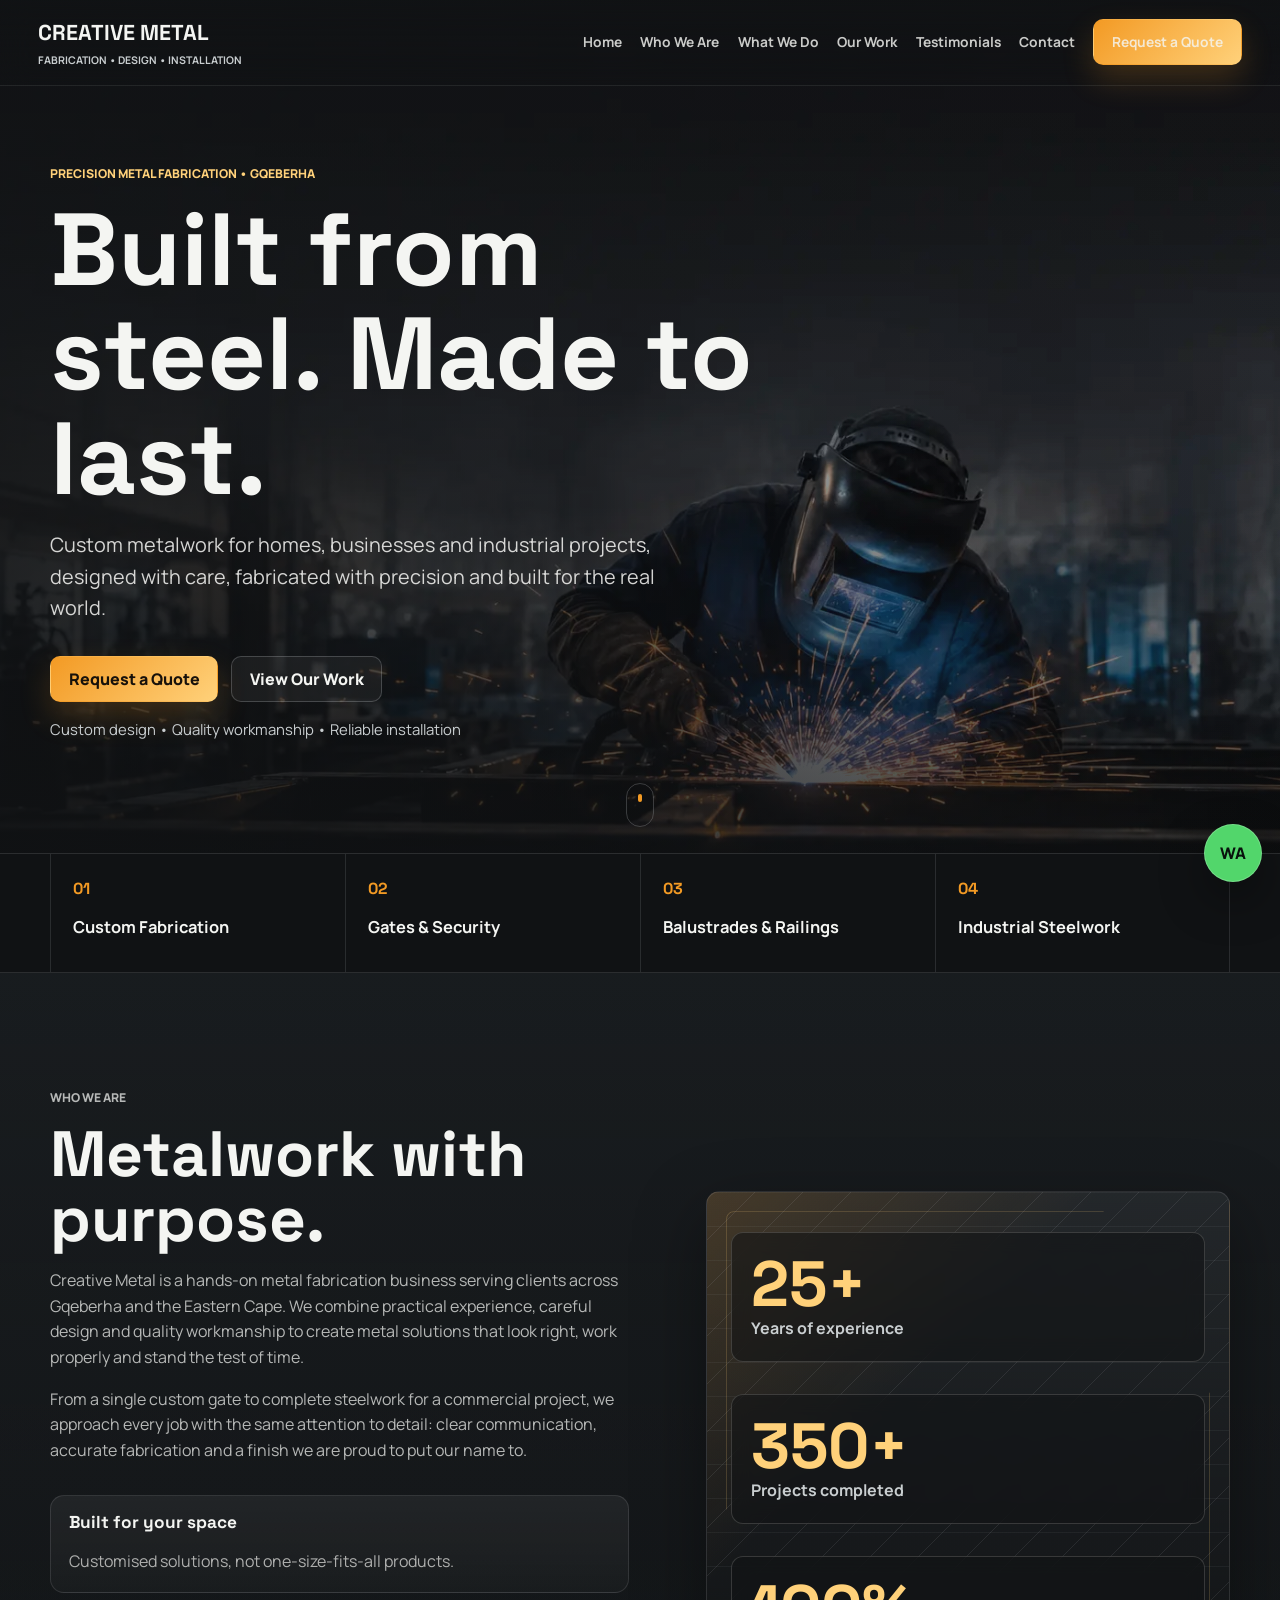
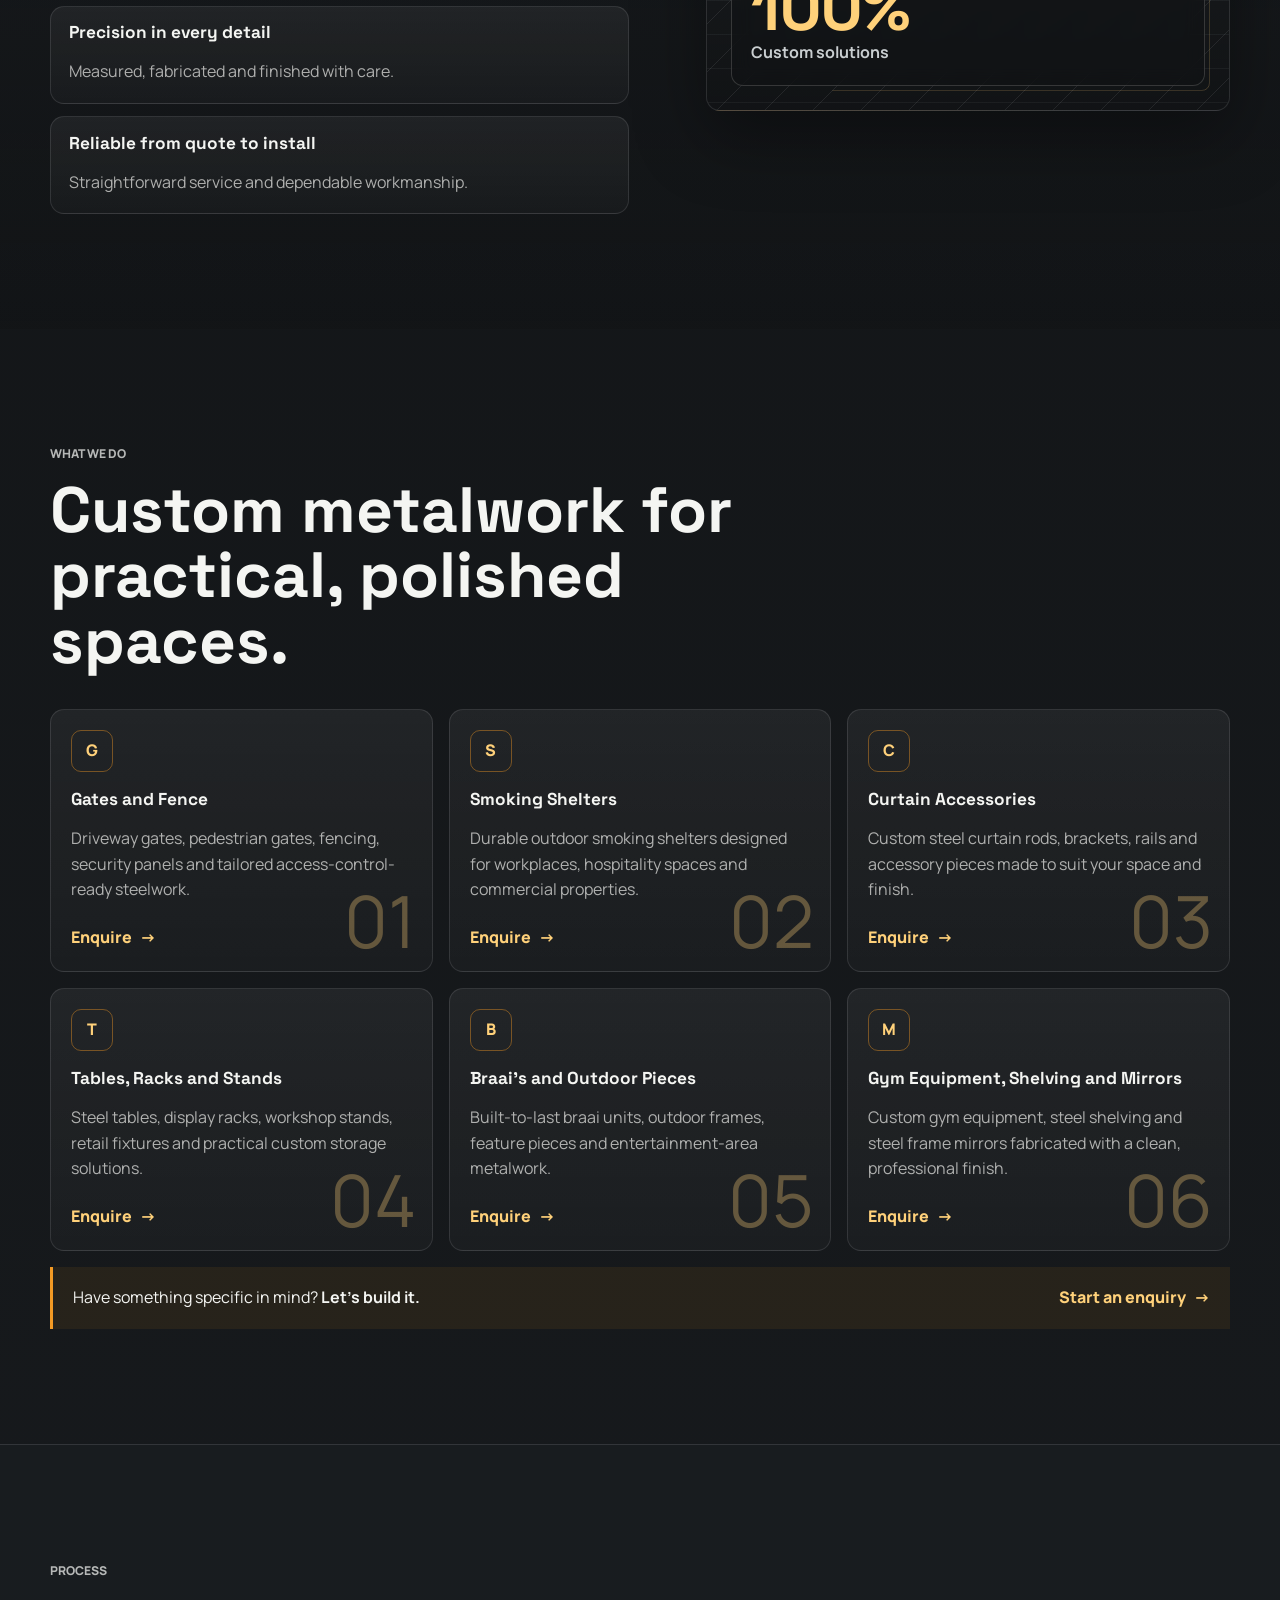
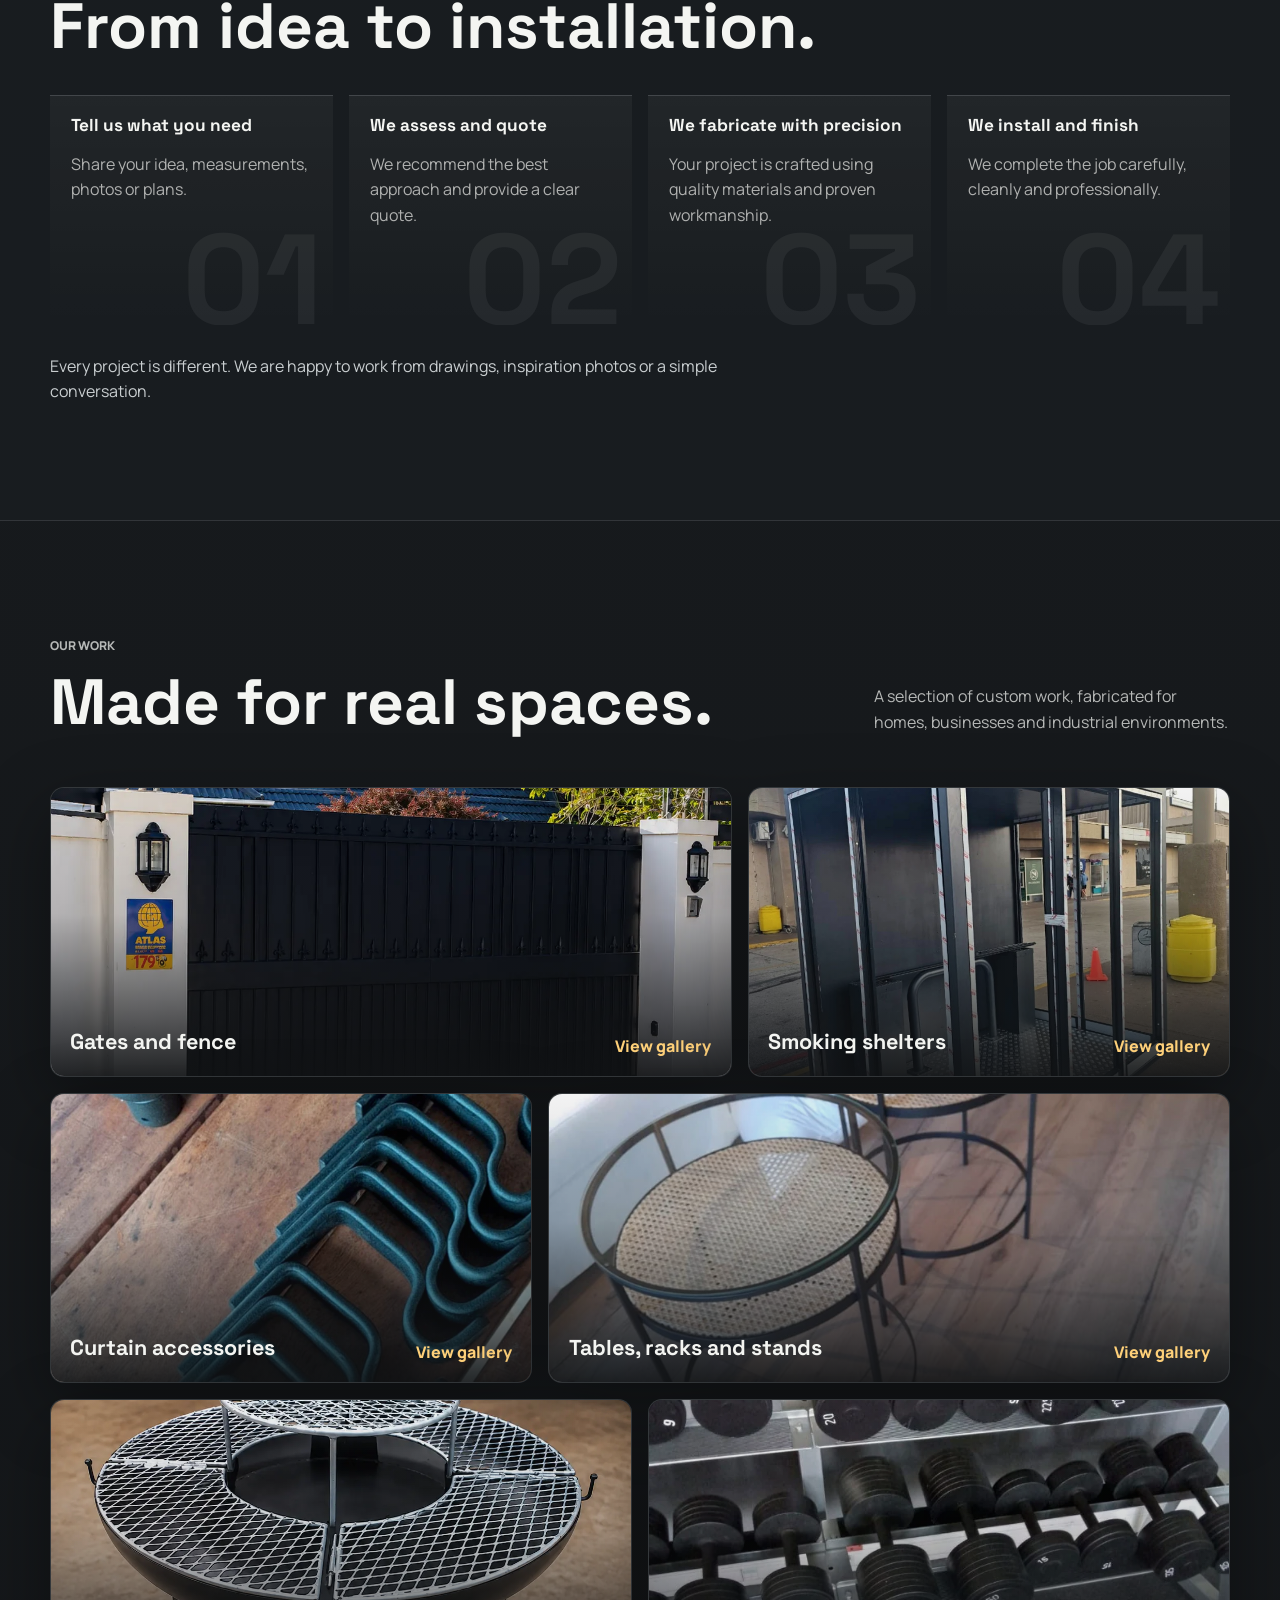
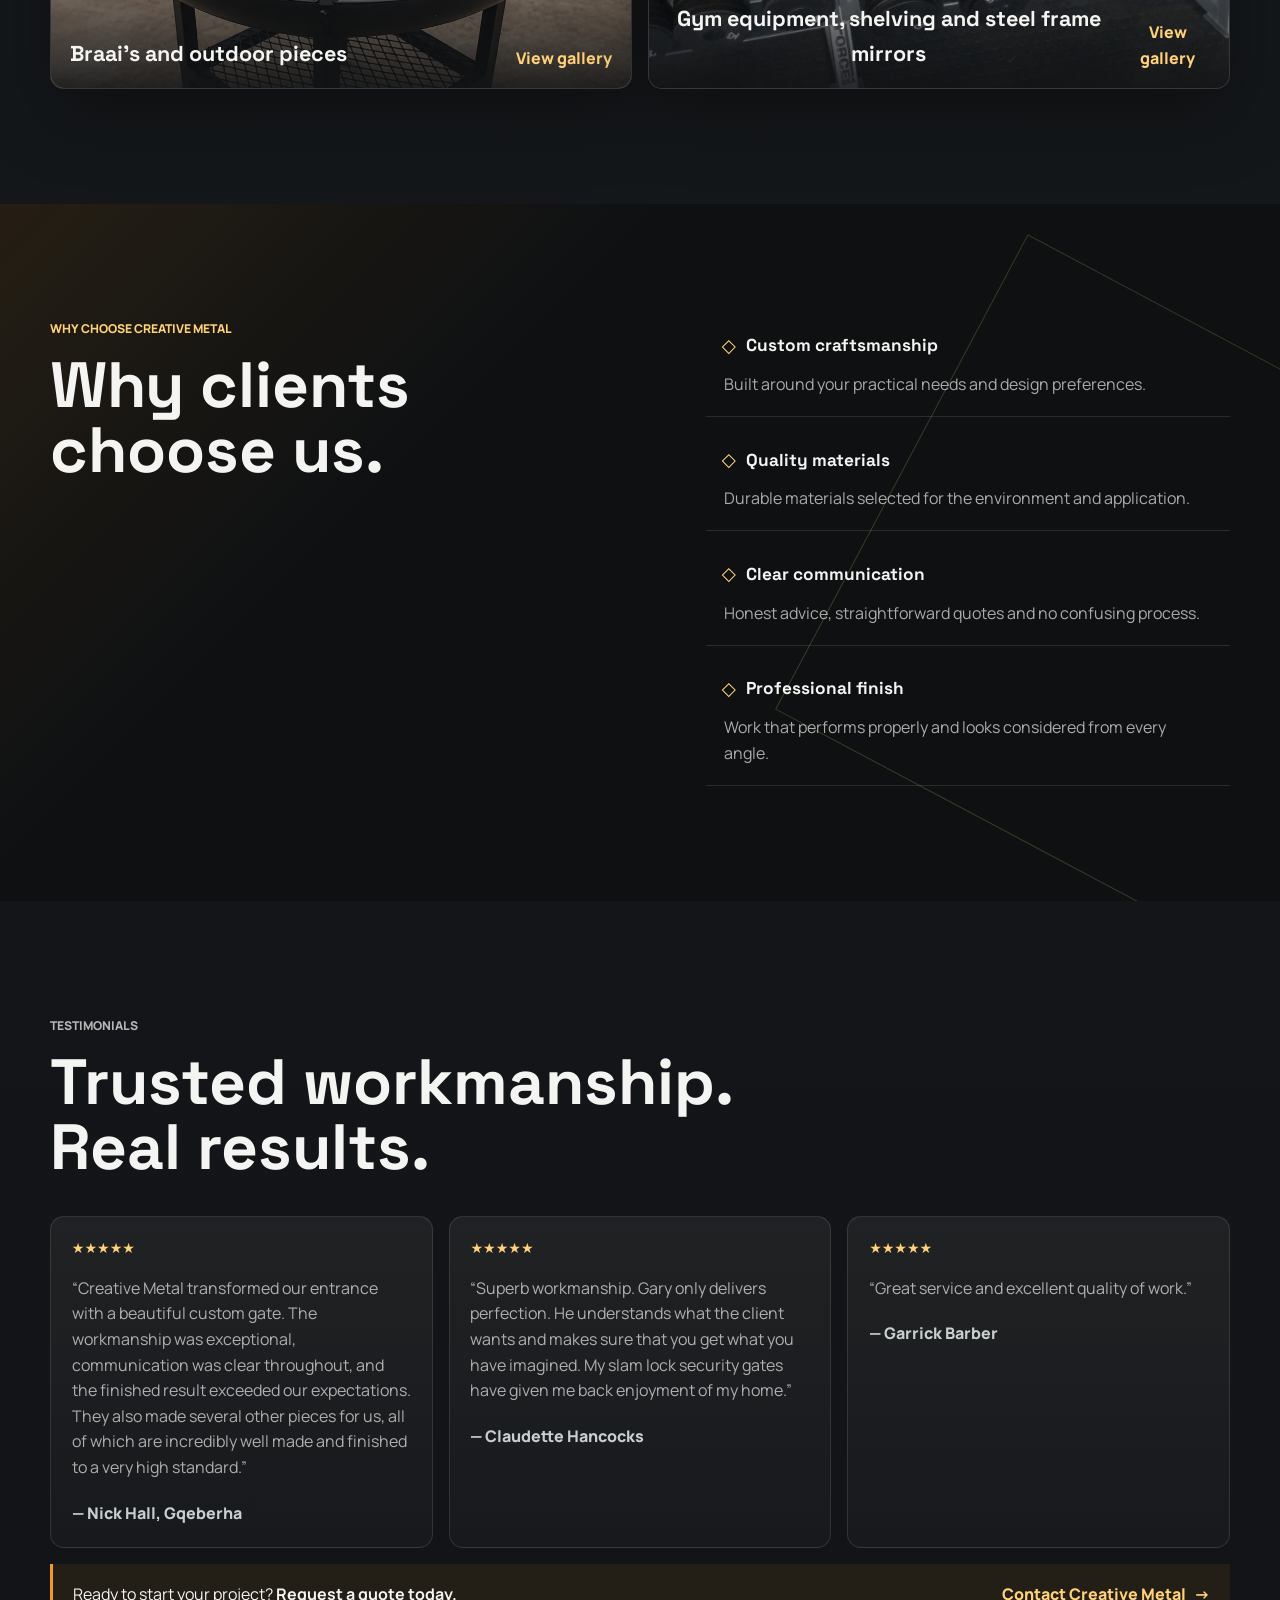
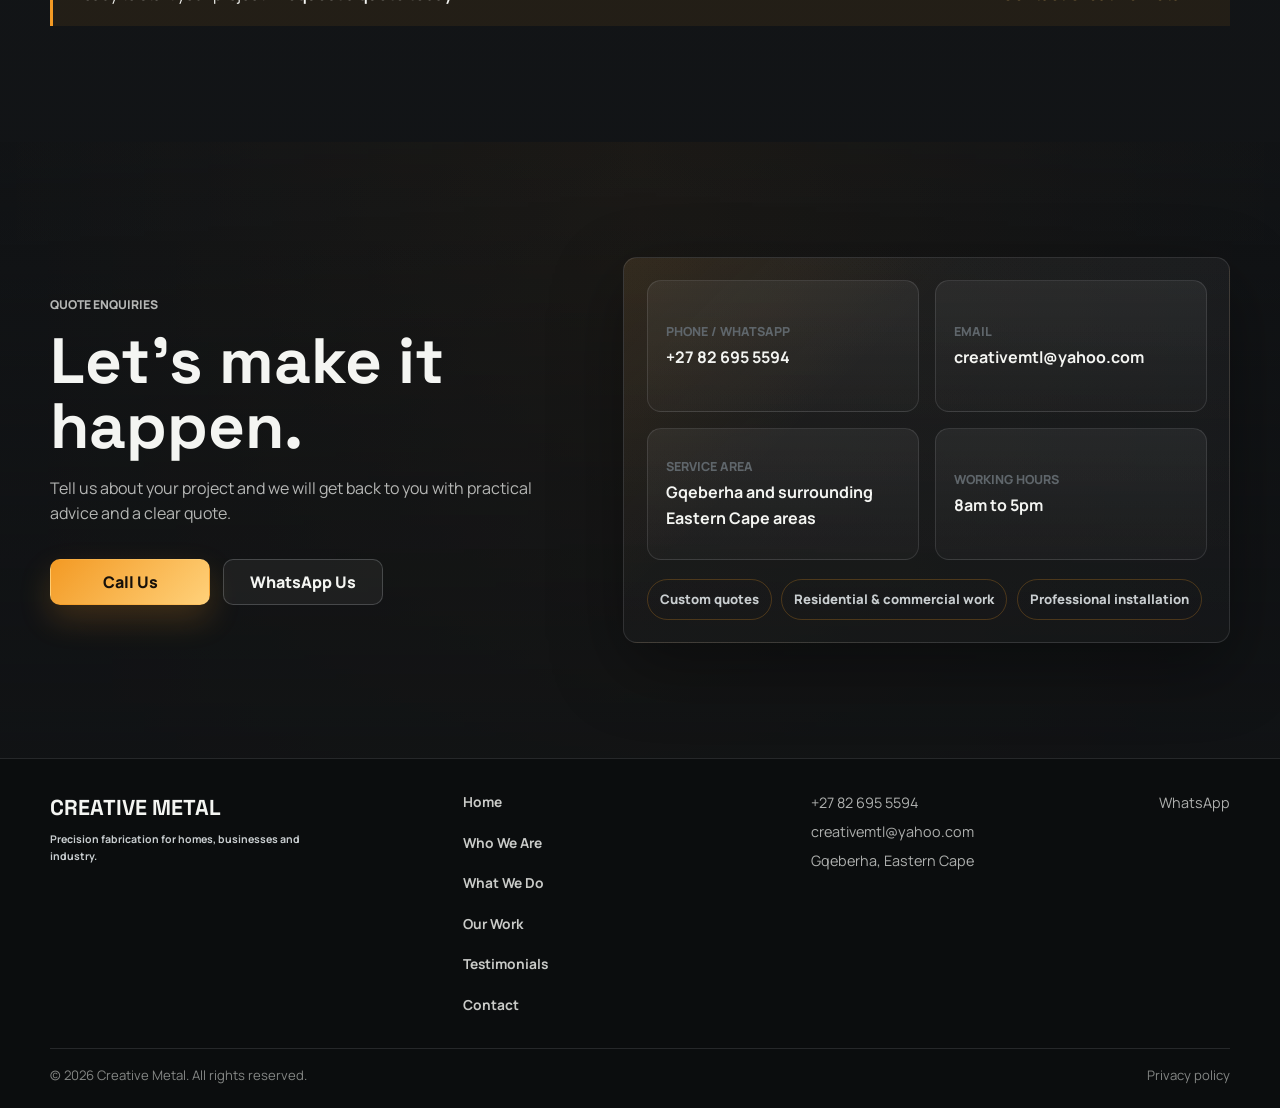
<file: index.html>
<!doctype html>
<html lang="en-ZA">
  <head>
    <meta charset="utf-8" />
    <meta name="viewport" content="width=device-width, initial-scale=1" />
    <title>Creative Metal | Custom Metal Fabrication in Gqeberha</title>
    <meta
      name="description"
      content="Creative Metal provides custom gates, railings, security solutions, steelwork and fabrication services in Gqeberha and the Eastern Cape."
    />
    <meta name="theme-color" content="#111315" />
    <meta name="robots" content="index, follow" />
    <link rel="canonical" href="https://creativemetal.co.za/" />
    <meta property="og:type" content="website" />
    <meta property="og:url" content="https://creativemetal.co.za/" />
    <meta property="og:title" content="Creative Metal | Custom Metal Fabrication in Gqeberha" />
    <meta
      property="og:description"
      content="Custom gates, balustrades, security solutions, steel fabrication and installation across Gqeberha and the Eastern Cape."
    />
    <meta property="og:image" content="https://creativemetal.co.za/images/welder_metal_fabrication.webp" />
    <meta name="twitter:card" content="summary_large_image" />
    <link rel="preload" as="image" href="images/welder_metal_fabrication.webp" />
    <link rel="preconnect" href="https://fonts.googleapis.com" />
    <link rel="preconnect" href="https://fonts.gstatic.com" crossorigin />
    <link
      href="https://fonts.googleapis.com/css2?family=Manrope:wght@400;500;600;700;800&family=Space+Grotesk:wght@500;600;700&display=swap"
      rel="stylesheet"
    />
    <link rel="stylesheet" href="styles.css" />
    <script type="application/ld+json">
      {
        "@context": "https://schema.org",
        "@type": "LocalBusiness",
        "name": "Creative Metal",
        "url": "https://creativemetal.co.za/",
        "image": "https://creativemetal.co.za/images/welder_metal_fabrication.webp",
        "telephone": "+27 82 695 5594",
        "email": "creativemtl@yahoo.com",
        "address": {
          "@type": "PostalAddress",
          "addressLocality": "Gqeberha",
          "addressRegion": "Eastern Cape",
          "addressCountry": "ZA"
        },
        "areaServed": ["Gqeberha", "Eastern Cape"],
        "description": "Custom metal fabrication, gates, balustrades, security solutions, industrial steelwork and installation."
      }
    </script>
  </head>
  <body>
    <a class="skip-link" href="#main">Skip to content</a>

    <header class="site-header" data-header>
      <a class="brand" href="#home" aria-label="Creative Metal home">
        <span class="brand__name">Creative Metal</span>
        <span class="brand__tag">Fabrication • Design • Installation</span>
      </a>

      <button class="nav-toggle" type="button" aria-expanded="false" aria-controls="site-nav" data-nav-toggle>
        <span class="nav-toggle__line"></span>
        <span class="sr-only">Menu</span>
      </button>

      <nav class="site-nav" id="site-nav" aria-label="Primary navigation" data-nav></nav>
    </header>

    <main id="main">
      <section class="hero" id="home" aria-label="Creative Metal introduction">
        <div class="hero__media" aria-hidden="true"></div>
        <div class="hero__overlay" aria-hidden="true"></div>
        <div class="container hero__content reveal">
          <p class="eyebrow">Precision Metal Fabrication • Gqeberha</p>
          <h1>Built from steel. Made to last.</h1>
          <p class="hero__text">
            Custom metalwork for homes, businesses and industrial projects, designed with care,
            fabricated with precision and built for the real world.
          </p>
          <div class="hero__actions">
            <a class="button button--primary" href="#contact">Request a Quote</a>
            <a class="button button--ghost" href="#work">View Our Work</a>
          </div>
          <p class="trust-line">Custom design • Quality workmanship • Reliable installation</p>
        </div>
        <a class="scroll-cue" href="#capabilities" aria-label="Scroll to capabilities">
          <span></span>
        </a>
      </section>

      <section class="capability-strip" id="capabilities" aria-label="Core capabilities">
        <div class="container capability-grid" data-capabilities></div>
      </section>

      <section class="section section--split" id="who-we-are">
        <div class="container split">
          <div class="split__copy reveal">
            <p class="section-kicker">Who We Are</p>
            <h2>Metalwork with purpose.</h2>
            <p>
              Creative Metal is a hands-on metal fabrication business serving clients across
              Gqeberha and the Eastern Cape. We combine practical experience, careful design and
              quality workmanship to create metal solutions that look right, work properly and
              stand the test of time.
            </p>
            <p>
              From a single custom gate to complete steelwork for a commercial project, we approach
              every job with the same attention to detail: clear communication, accurate fabrication
              and a finish we are proud to put our name to.
            </p>
            <div class="value-grid">
              <article>
                <h3>Built for your space</h3>
                <p>Customised solutions, not one-size-fits-all products.</p>
              </article>
              <article>
                <h3>Precision in every detail</h3>
                <p>Measured, fabricated and finished with care.</p>
              </article>
              <article>
                <h3>Reliable from quote to install</h3>
                <p>Straightforward service and dependable workmanship.</p>
              </article>
            </div>
          </div>
          <div class="workshop-panel reveal" aria-label="Editable business statistics">
            <div class="workshop-panel__grid" aria-hidden="true"></div>
            <div class="stat">
              <strong>25+</strong>
              <span>Years of experience</span>
            </div>
            <div class="stat">
              <strong>350+</strong>
              <span>Projects completed</span>
            </div>
            <div class="stat">
              <strong>100%</strong>
              <span>Custom solutions</span>
            </div>
          </div>
        </div>
      </section>

      <section class="section" id="services">
        <div class="container">
          <div class="section-head reveal">
            <p class="section-kicker">What We Do</p>
            <h2>Custom metalwork for practical, polished spaces.</h2>
          </div>
          <div class="service-grid" data-services></div>
          <div class="inline-cta reveal">
            <p>Have something specific in mind? <strong>Let’s build it.</strong></p>
            <a href="#contact" class="text-link">Start an enquiry</a>
          </div>
        </div>
      </section>

      <section class="section process-section" id="process">
        <div class="container">
          <div class="section-head reveal">
            <p class="section-kicker">Process</p>
            <h2>From idea to installation.</h2>
          </div>
          <div class="process-grid" data-process></div>
          <p class="process-note reveal">
            Every project is different. We are happy to work from drawings, inspiration photos or a
            simple conversation.
          </p>
        </div>
      </section>

      <section class="section" id="work">
        <div class="container">
          <div class="section-head section-head--row reveal">
            <div>
              <p class="section-kicker">Our Work</p>
              <h2>Made for real spaces.</h2>
            </div>
            <p>
              A selection of custom work, fabricated for homes, businesses and industrial
              environments.
            </p>
          </div>
          <div class="gallery-grid" data-gallery></div>
        </div>
      </section>

      <section class="section choice-section" id="why">
        <div class="container choice-layout">
          <div class="reveal">
            <p class="section-kicker">Why Choose Creative Metal</p>
            <h2>Why clients choose us.</h2>
          </div>
          <div class="choice-grid" data-choices></div>
        </div>
      </section>

      <section class="section" id="testimonials">
        <div class="container">
          <div class="section-head reveal">
            <p class="section-kicker">Testimonials</p>
            <h2>Trusted workmanship. Real results.</h2>
          </div>
          <div class="testimonial-grid" data-testimonials></div>
          <div class="inline-cta reveal">
            <p>Ready to start your project? <strong>Request a quote today.</strong></p>
            <a href="#contact" class="text-link">Contact Creative Metal</a>
          </div>
        </div>
      </section>

      <section class="section contact-section" id="contact">
        <div class="container contact-layout">
          <div class="contact-copy reveal">
            <p class="section-kicker">Quote Enquiries</p>
            <h2>Let’s make it happen.</h2>
            <p>
              Tell us about your project and we will get back to you with practical advice and a
              clear quote.
            </p>
            <div class="contact-actions">
              <a class="button button--primary" href="tel:+27826955594">Call Us</a>
              <a
                class="button button--ghost"
                href="https://wa.me/27826955594?text=Hi%20Creative%20Metal%2C%20I%20would%20like%20a%20quote%20for%20a%20metal%20fabrication%20project."
              >
                WhatsApp Us
              </a>
            </div>
          </div>

          <div class="contact-details reveal">
            <div class="contact-cards">
              <a href="tel:+27826955594">
                <span>Phone / WhatsApp</span>
                <strong>+27 82 695 5594</strong>
              </a>
              <a href="mailto:creativemtl@yahoo.com">
                <span>Email</span>
                <strong>creativemtl@yahoo.com</strong>
              </a>
              <div>
                <span>Service area</span>
                <strong>Gqeberha and surrounding Eastern Cape areas</strong>
              </div>
              <div>
                <span>Working hours</span>
                <strong>8am to 5pm</strong>
              </div>
            </div>
            <div class="reassurance" aria-label="Project reassurance">
              <span>Custom quotes</span>
              <span>Residential & commercial work</span>
              <span>Professional installation</span>
            </div>
          </div>
        </div>
      </section>
    </main>

    <footer class="site-footer">
      <div class="container footer-layout">
        <div>
          <a class="brand brand--footer" href="#home">
            <span class="brand__name">Creative Metal</span>
            <span class="brand__tag">Precision fabrication for homes, businesses and industry.</span>
          </a>
        </div>
        <nav aria-label="Footer navigation" data-footer-nav></nav>
        <div class="footer-contact">
          <a href="tel:+27826955594">+27 82 695 5594</a>
          <a href="mailto:creativemtl@yahoo.com">creativemtl@yahoo.com</a>
          <span>Gqeberha, Eastern Cape</span>
        </div>
        <div class="social-links" aria-label="Social links">
          <a href="https://wa.me/27826955594?text=Hi%20Creative%20Metal%2C%20I%20would%20like%20a%20quote%20for%20a%20metal%20fabrication%20project.">WhatsApp</a>
        </div>
      </div>
      <div class="container footer-bottom">
        <span>© 2026 Creative Metal. All rights reserved.</span>
        <a href="privacy-policy/">Privacy policy</a>
      </div>
    </footer>

    <a
      class="whatsapp-float"
      href="https://wa.me/27826955594?text=Hi%20Creative%20Metal%2C%20I%20would%20like%20a%20quote%20for%20a%20metal%20fabrication%20project."
      aria-label="WhatsApp Creative Metal"
    >
      WA
    </a>

    <dialog class="lightbox" data-lightbox aria-label="Project image preview">
      <button class="lightbox__close" type="button" data-lightbox-close aria-label="Close preview">×</button>
      <div class="lightbox__art" data-lightbox-art></div>
      <div class="lightbox__thumbs" data-lightbox-thumbs aria-label="Project gallery thumbnails"></div>
      <p data-lightbox-caption></p>
    </dialog>

    <script src="script.js" defer></script>
  </body>
</html>
</file>
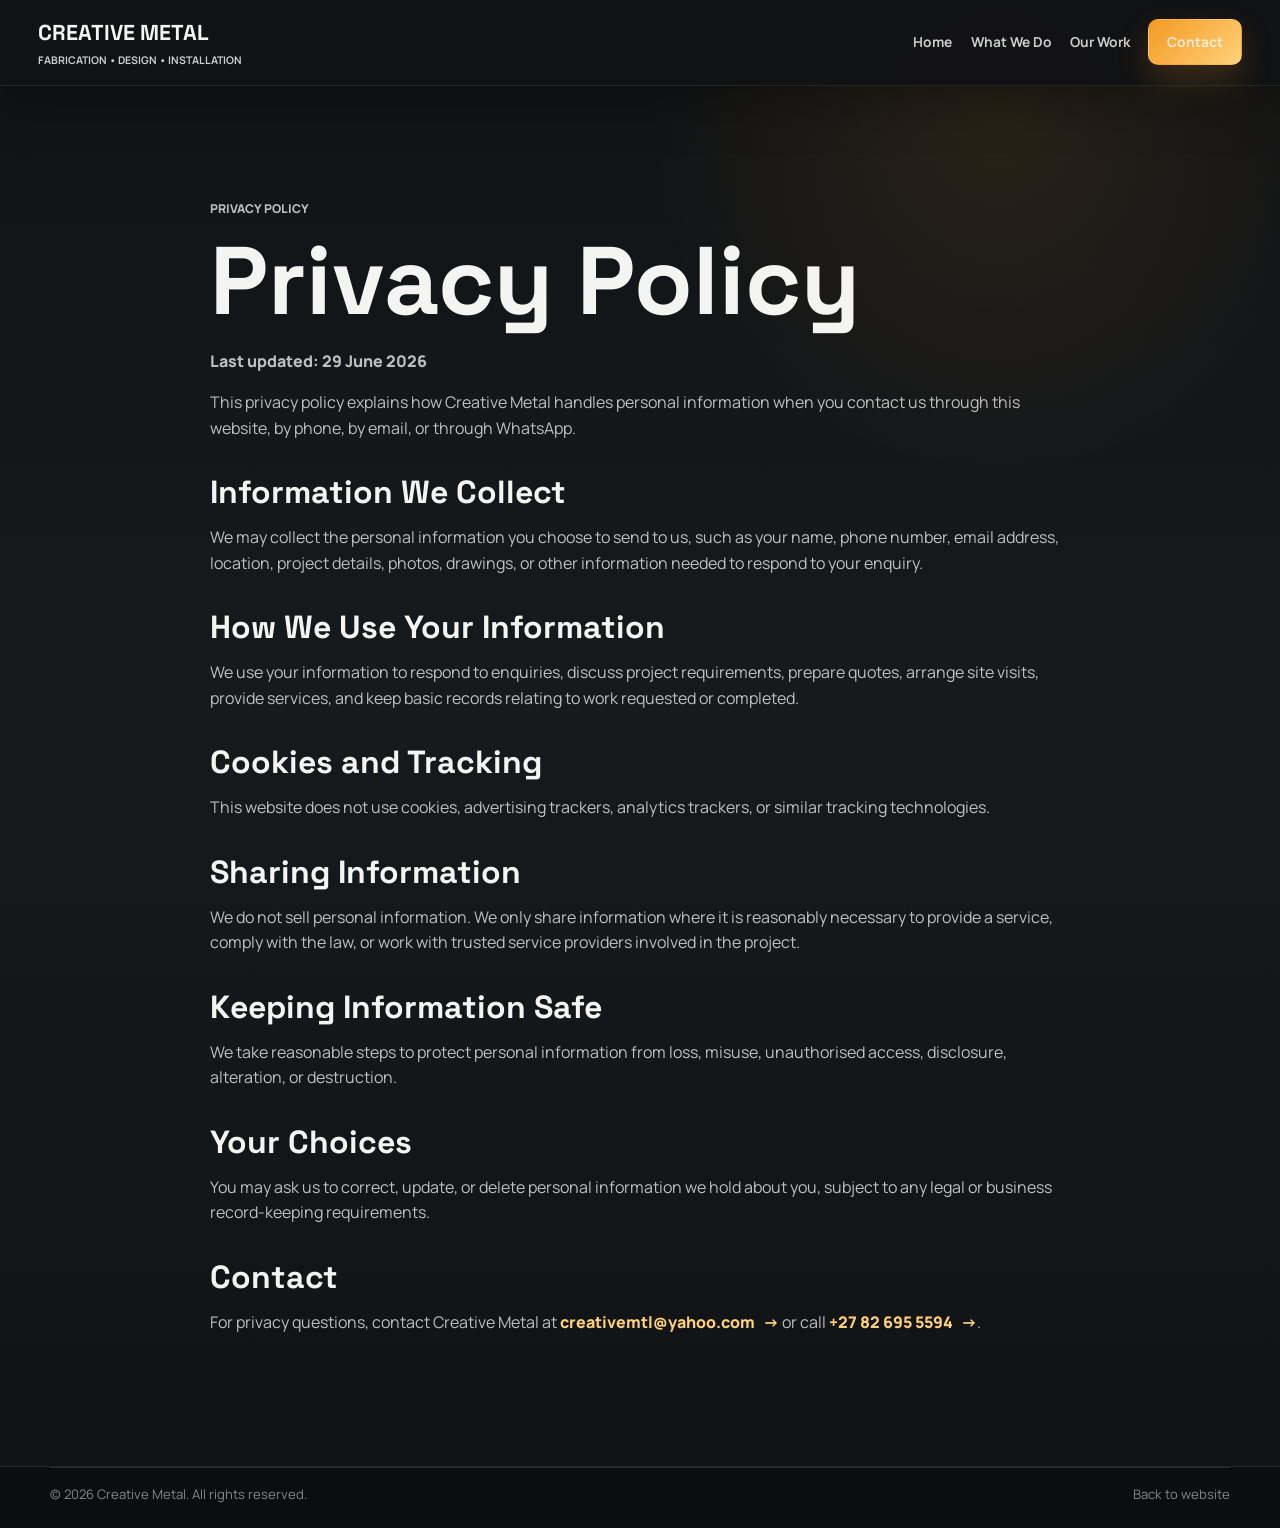
<file: privacy-policy/index.html>
<!doctype html>
<html lang="en-ZA">
  <head>
    <meta charset="utf-8" />
    <meta name="viewport" content="width=device-width, initial-scale=1" />
    <title>Privacy Policy | Creative Metal</title>
    <meta
      name="description"
      content="Privacy policy for Creative Metal, a metal fabrication business in Gqeberha, Eastern Cape."
    />
    <meta name="robots" content="index, follow" />
    <link rel="canonical" href="https://creativemetal.co.za/privacy-policy/" />
    <link rel="preconnect" href="https://fonts.googleapis.com" />
    <link rel="preconnect" href="https://fonts.gstatic.com" crossorigin />
    <link
      href="https://fonts.googleapis.com/css2?family=Manrope:wght@400;500;600;700;800&family=Space+Grotesk:wght@500;600;700&display=swap"
      rel="stylesheet"
    />
    <link rel="stylesheet" href="../styles.css" />
  </head>
  <body>
    <a class="skip-link" href="#main">Skip to content</a>

    <header class="site-header is-scrolled">
      <a class="brand" href="../" aria-label="Creative Metal home">
        <span class="brand__name">Creative Metal</span>
        <span class="brand__tag">Fabrication • Design • Installation</span>
      </a>
      <nav class="site-nav site-nav--static" aria-label="Policy navigation">
        <div class="site-nav__links">
          <a href="../#home">Home</a>
          <a href="../#services">What We Do</a>
          <a href="../#work">Our Work</a>
          <a class="button button--primary" href="../#contact">Contact</a>
        </div>
      </nav>
    </header>

    <main id="main" class="policy-page">
      <section class="section">
        <div class="container policy-content reveal is-visible">
          <p class="section-kicker">Privacy Policy</p>
          <h1>Privacy Policy</h1>
          <p class="policy-date">Last updated: 29 June 2026</p>

          <p>
            This privacy policy explains how Creative Metal handles personal information when you
            contact us through this website, by phone, by email, or through WhatsApp.
          </p>

          <h2>Information We Collect</h2>
          <p>
            We may collect the personal information you choose to send to us, such as your name,
            phone number, email address, location, project details, photos, drawings, or other
            information needed to respond to your enquiry.
          </p>

          <h2>How We Use Your Information</h2>
          <p>
            We use your information to respond to enquiries, discuss project requirements, prepare
            quotes, arrange site visits, provide services, and keep basic records relating to work
            requested or completed.
          </p>

          <h2>Cookies and Tracking</h2>
          <p>
            This website does not use cookies, advertising trackers, analytics trackers, or similar
            tracking technologies.
          </p>

          <h2>Sharing Information</h2>
          <p>
            We do not sell personal information. We only share information where it is reasonably
            necessary to provide a service, comply with the law, or work with trusted service
            providers involved in the project.
          </p>

          <h2>Keeping Information Safe</h2>
          <p>
            We take reasonable steps to protect personal information from loss, misuse, unauthorised
            access, disclosure, alteration, or destruction.
          </p>

          <h2>Your Choices</h2>
          <p>
            You may ask us to correct, update, or delete personal information we hold about you,
            subject to any legal or business record-keeping requirements.
          </p>

          <h2>Contact</h2>
          <p>
            For privacy questions, contact Creative Metal at
            <a class="text-link" href="mailto:creativemtl@yahoo.com">creativemtl@yahoo.com</a>
            or call <a class="text-link" href="tel:+27826955594">+27 82 695 5594</a>.
          </p>
        </div>
      </section>
    </main>

    <footer class="site-footer">
      <div class="container footer-bottom">
        <span>© 2026 Creative Metal. All rights reserved.</span>
        <a href="../">Back to website</a>
      </div>
    </footer>
  </body>
</html>
</file>
<file: styles.css>
:root {
  --charcoal: #111315;
  --graphite: #1b1f22;
  --graphite-2: #24292d;
  --steel: #5f666b;
  --soft-metal: #c9ced0;
  --off-white: #f4f5f2;
  --spark: #f39a24;
  --spark-hot: #ffd17a;
  --line: rgba(201, 206, 208, 0.14);
  --line-strong: rgba(201, 206, 208, 0.24);
  --shadow: 0 24px 70px rgba(0, 0, 0, 0.36);
  --radius: 14px;
  --max-width: 1180px;
  --header-height: 84px;
  color-scheme: dark;
}

*,
*::before,
*::after {
  box-sizing: border-box;
}

html {
  scroll-behavior: smooth;
  scroll-padding-top: calc(var(--header-height) + 1rem);
}

body {
  margin: 0;
  background:
    radial-gradient(circle at 78% 8%, rgba(243, 154, 36, 0.1), transparent 22rem),
    linear-gradient(180deg, #101214 0%, #171a1d 46%, #101214 100%);
  color: var(--off-white);
  font-family: Manrope, Inter, system-ui, -apple-system, BlinkMacSystemFont, "Segoe UI", sans-serif;
  line-height: 1.6;
  overflow-x: hidden;
}

body::before {
  position: fixed;
  inset: 0;
  z-index: -1;
  pointer-events: none;
  content: "";
  opacity: 0.2;
  background-image:
    linear-gradient(rgba(255, 255, 255, 0.035) 1px, transparent 1px),
    linear-gradient(90deg, rgba(255, 255, 255, 0.035) 1px, transparent 1px);
  background-size: 56px 56px;
  mask-image: linear-gradient(to bottom, transparent, black 18%, black 72%, transparent);
}

img,
svg {
  display: block;
  max-width: 100%;
}

a {
  color: inherit;
  text-decoration: none;
}

button,
input,
select,
textarea {
  font: inherit;
}

button {
  cursor: pointer;
}

:focus-visible {
  outline: 3px solid rgba(255, 209, 122, 0.95);
  outline-offset: 4px;
}

.sr-only {
  position: absolute;
  width: 1px;
  height: 1px;
  padding: 0;
  margin: -1px;
  overflow: hidden;
  clip: rect(0, 0, 0, 0);
  white-space: nowrap;
  border: 0;
}

.skip-link {
  position: fixed;
  top: 1rem;
  left: 1rem;
  z-index: 100;
  padding: 0.7rem 1rem;
  color: var(--charcoal);
  background: var(--spark-hot);
  border-radius: 8px;
  transform: translateY(-150%);
  transition: transform 180ms ease;
}

.skip-link:focus {
  transform: translateY(0);
}

.container {
  width: min(100% - 2rem, var(--max-width));
  margin-inline: auto;
}

.site-header {
  position: fixed;
  top: 0;
  left: 0;
  right: 0;
  z-index: 50;
  display: flex;
  align-items: center;
  justify-content: space-between;
  min-height: var(--header-height);
  padding: 1rem clamp(1rem, 3vw, 2.4rem);
  border-bottom: 1px solid rgba(255, 255, 255, 0.08);
  background: linear-gradient(180deg, rgba(17, 19, 21, 0.7), rgba(17, 19, 21, 0.24));
  backdrop-filter: blur(16px);
  transition:
    min-height 220ms ease,
    background 220ms ease,
    box-shadow 220ms ease;
}

.site-header.is-scrolled,
.site-header.is-open {
  min-height: 72px;
  background: rgba(17, 19, 21, 0.94);
  box-shadow: 0 16px 50px rgba(0, 0, 0, 0.28);
}

.brand {
  display: inline-flex;
  flex-direction: column;
  gap: 0.08rem;
  text-transform: uppercase;
  letter-spacing: 0;
}

.brand__name {
  font-family: "Space Grotesk", Manrope, sans-serif;
  font-size: clamp(1.05rem, 2vw, 1.35rem);
  font-weight: 700;
}

.brand__tag {
  color: var(--soft-metal);
  font-size: 0.66rem;
  font-weight: 700;
}

.site-nav,
.site-nav__links,
[data-footer-nav] {
  display: flex;
  align-items: center;
  gap: 1.15rem;
}

.site-nav a,
[data-footer-nav] a {
  color: rgba(244, 245, 242, 0.82);
  font-size: 0.86rem;
  font-weight: 700;
  transition: color 180ms ease;
}

.site-nav a:hover,
[data-footer-nav] a:hover,
.footer-contact a:hover,
.social-links a:hover {
  color: var(--spark-hot);
}

.nav-toggle {
  display: none;
  width: 44px;
  height: 44px;
  border: 1px solid var(--line-strong);
  border-radius: 10px;
  background: rgba(255, 255, 255, 0.04);
}

.nav-toggle__line,
.nav-toggle__line::before,
.nav-toggle__line::after {
  display: block;
  width: 18px;
  height: 2px;
  margin-inline: auto;
  border-radius: 999px;
  background: var(--off-white);
  content: "";
  transition: transform 200ms ease;
}

.nav-toggle__line::before {
  transform: translateY(-7px);
}

.nav-toggle__line::after {
  transform: translateY(5px);
}

.site-header.is-open .nav-toggle__line {
  transform: rotate(45deg);
}

.site-header.is-open .nav-toggle__line::before {
  transform: translateY(0) rotate(90deg);
}

.site-header.is-open .nav-toggle__line::after {
  transform: translateY(-2px) rotate(90deg);
  opacity: 0;
}

.button {
  display: inline-flex;
  align-items: center;
  justify-content: center;
  min-height: 46px;
  padding: 0.78rem 1.1rem;
  border: 1px solid transparent;
  border-radius: 10px;
  font-weight: 800;
  line-height: 1;
  transition:
    transform 180ms ease,
    border-color 180ms ease,
    background 180ms ease,
    color 180ms ease;
}

.button:hover {
  transform: translateY(-2px);
}

.button--primary {
  color: #17110a;
  background: linear-gradient(135deg, var(--spark), var(--spark-hot));
  box-shadow: 0 14px 32px rgba(243, 154, 36, 0.2);
}

.button--ghost {
  border-color: var(--line-strong);
  background: rgba(244, 245, 242, 0.05);
}

.hero {
  position: relative;
  display: grid;
  min-height: 88vh;
  min-height: 88svh;
  padding-top: var(--header-height);
  overflow: hidden;
}

.hero__media,
.hero__overlay {
  position: absolute;
  inset: 0;
}

.hero__media {
  background-image: url("images/welder_metal_fabrication.webp");
  background-position: center 58%;
  background-size: cover;
  filter: brightness(1.22) contrast(1.05) saturate(1.06);
  transform: scale(1.01);
}

.hero__overlay {
  background:
    linear-gradient(90deg, rgba(17, 19, 21, 0.76) 0%, rgba(17, 19, 21, 0.48) 43%, rgba(17, 19, 21, 0.08) 100%),
    linear-gradient(180deg, rgba(17, 19, 21, 0.42) 0%, rgba(17, 19, 21, 0.08) 43%, rgba(17, 19, 21, 0.7) 100%);
}

.hero__content {
  position: relative;
  z-index: 1;
  align-self: center;
  width: min(100% - 2rem, var(--max-width));
  padding-block: 5rem 6rem;
}

.eyebrow,
.section-kicker {
  margin: 0 0 0.9rem;
  color: var(--spark-hot);
  font-size: 0.76rem;
  font-weight: 800;
  text-transform: uppercase;
}

h1,
h2,
h3,
p {
  margin-top: 0;
}

h1,
h2,
h3 {
  font-family: "Space Grotesk", Manrope, sans-serif;
  line-height: 1.02;
  letter-spacing: 0;
}

h1 {
  max-width: 720px;
  margin-bottom: 1.1rem;
  font-size: clamp(3.3rem, 8vw, 7.8rem);
}

h2 {
  max-width: 780px;
  margin-bottom: 1rem;
  font-size: clamp(2.25rem, 5vw, 4.5rem);
}

h3 {
  font-size: 1.08rem;
}

.hero__text {
  max-width: 660px;
  color: rgba(244, 245, 242, 0.86);
  font-size: clamp(1rem, 1.7vw, 1.24rem);
}

.hero__actions {
  display: flex;
  flex-wrap: wrap;
  gap: 0.8rem;
  margin-block: 2rem 1rem;
}

.trust-line {
  color: var(--soft-metal);
  font-size: 0.93rem;
}

.scroll-cue {
  position: absolute;
  left: 50%;
  bottom: 1.6rem;
  z-index: 2;
  width: 28px;
  height: 44px;
  border: 1px solid var(--line-strong);
  border-radius: 999px;
  transform: translateX(-50%);
}

.scroll-cue span {
  display: block;
  width: 4px;
  height: 8px;
  margin: 10px auto 0;
  border-radius: 999px;
  background: var(--spark);
  animation: scrollPulse 1.8s ease-in-out infinite;
}

.capability-strip {
  border-block: 1px solid var(--line);
  background: rgba(17, 19, 21, 0.92);
}

.capability-grid {
  display: grid;
  grid-template-columns: repeat(4, 1fr);
}

.capability {
  min-height: 118px;
  padding: 1.4rem;
  border-left: 1px solid var(--line);
}

.capability:last-child {
  border-right: 1px solid var(--line);
}

.capability span {
  display: block;
  margin-bottom: 0.8rem;
  color: var(--spark);
  font-family: "Space Grotesk", Manrope, sans-serif;
  font-weight: 700;
}

.capability strong {
  font-size: 1.03rem;
}

.section {
  padding-block: clamp(4.5rem, 9vw, 8rem);
}

.section--split {
  background: linear-gradient(180deg, rgba(27, 31, 34, 0.74), rgba(17, 19, 21, 0.5));
}

.split,
.contact-layout,
.choice-layout {
  display: grid;
  grid-template-columns: minmax(0, 1.05fr) minmax(320px, 0.95fr);
  gap: clamp(2rem, 6vw, 5rem);
  align-items: center;
}

.split__copy > p,
.section-head p,
.contact-copy > p {
  max-width: 690px;
  color: rgba(244, 245, 242, 0.72);
}

.value-grid {
  display: grid;
  gap: 0.8rem;
  margin-top: 2rem;
}

.value-grid article,
.service-card,
.testimonial-card,
.quote-form,
.contact-cards a,
.contact-cards div {
  border: 1px solid var(--line);
  border-radius: var(--radius);
  background: linear-gradient(180deg, rgba(255, 255, 255, 0.06), rgba(255, 255, 255, 0.025));
}

.value-grid article {
  padding: 1.1rem;
}

.value-grid p,
.service-card p,
.testimonial-card p,
.choice-card p,
.process-card p {
  margin-bottom: 0;
  color: rgba(244, 245, 242, 0.68);
}

.workshop-panel {
  position: relative;
  display: grid;
  gap: 1rem;
  min-height: 520px;
  padding: clamp(1rem, 3vw, 1.5rem);
  overflow: hidden;
  border: 1px solid var(--line);
  border-radius: var(--radius);
  background:
    linear-gradient(135deg, rgba(243, 154, 36, 0.16), transparent 38%),
    linear-gradient(180deg, rgba(95, 102, 107, 0.18), rgba(17, 19, 21, 0.84));
  box-shadow: var(--shadow);
}

.workshop-panel::before {
  position: absolute;
  inset: 1.2rem;
  border: 1px solid rgba(255, 209, 122, 0.22);
  border-radius: 8px;
  clip-path: polygon(0 0, 78% 0, 100% 38%, 100% 100%, 22% 100%, 0 62%);
  content: "";
}

.workshop-panel__grid {
  position: absolute;
  inset: 0;
  background:
    linear-gradient(135deg, transparent 49%, rgba(201, 206, 208, 0.1) 50%, transparent 51%),
    linear-gradient(rgba(201, 206, 208, 0.06) 1px, transparent 1px);
  background-size: 48px 48px, 100% 34px;
}

.stat {
  position: relative;
  z-index: 1;
  align-self: end;
  padding: 1.2rem;
  border: 1px solid rgba(244, 245, 242, 0.16);
  border-radius: 12px;
  background: rgba(17, 19, 21, 0.56);
  backdrop-filter: blur(10px);
}

.stat strong {
  display: block;
  color: var(--spark-hot);
  font-family: "Space Grotesk", Manrope, sans-serif;
  font-size: clamp(2rem, 5vw, 4rem);
  line-height: 1;
}

.stat span {
  color: var(--soft-metal);
  font-weight: 700;
}

.section-head {
  margin-bottom: 2.2rem;
}

.section-head--row {
  display: grid;
  grid-template-columns: 1fr minmax(260px, 0.45fr);
  gap: 2rem;
  align-items: end;
}

.service-grid {
  display: grid;
  grid-template-columns: repeat(3, 1fr);
  gap: 1rem;
}

.service-card {
  position: relative;
  min-height: 260px;
  padding: 1.25rem;
  overflow: hidden;
  transition:
    transform 180ms ease,
    border-color 180ms ease,
    background 180ms ease;
}

.service-card::after {
  position: absolute;
  right: 1rem;
  bottom: 0.85rem;
  color: rgba(255, 209, 122, 0.32);
  font-size: 4.5rem;
  line-height: 1;
  content: attr(data-index);
}

.service-card:hover {
  transform: translateY(-4px);
  border-color: rgba(243, 154, 36, 0.45);
  background: linear-gradient(180deg, rgba(243, 154, 36, 0.11), rgba(255, 255, 255, 0.03));
}

.service-icon {
  display: grid;
  width: 42px;
  height: 42px;
  margin-bottom: 1.2rem;
  place-items: center;
  border: 1px solid rgba(243, 154, 36, 0.42);
  border-radius: 10px;
  color: var(--spark-hot);
  font-weight: 800;
}

.service-card .text-link {
  position: relative;
  z-index: 1;
  margin-top: 1.4rem;
}

.text-link {
  display: inline-flex;
  align-items: center;
  gap: 0.5rem;
  color: var(--spark-hot);
  font-weight: 800;
}

.text-link::after {
  content: "→";
}

.inline-cta {
  display: flex;
  align-items: center;
  justify-content: space-between;
  gap: 1rem;
  margin-top: 1rem;
  padding: 1.15rem 1.25rem;
  border-left: 3px solid var(--spark);
  background: rgba(243, 154, 36, 0.08);
}

.inline-cta p {
  margin: 0;
}

.process-section {
  border-block: 1px solid var(--line);
  background: rgba(27, 31, 34, 0.62);
}

.process-grid {
  display: grid;
  grid-template-columns: repeat(4, 1fr);
  gap: 1rem;
  counter-reset: process;
}

.process-card {
  position: relative;
  min-height: 230px;
  padding: 1.3rem;
  overflow: hidden;
  border-top: 1px solid var(--line-strong);
  background: linear-gradient(180deg, rgba(255, 255, 255, 0.045), transparent);
}

.process-card::before {
  position: absolute;
  right: 0.6rem;
  bottom: -1.2rem;
  color: rgba(244, 245, 242, 0.06);
  font-family: "Space Grotesk", Manrope, sans-serif;
  font-size: 8rem;
  font-weight: 700;
  line-height: 1;
  content: attr(data-step);
}

.process-note {
  max-width: 720px;
  margin: 1.8rem 0 0;
  color: var(--soft-metal);
}

.gallery-grid {
  display: grid;
  grid-template-columns: repeat(12, 1fr);
  gap: 1rem;
}

.gallery-card {
  position: relative;
  min-height: 290px;
  padding: 0;
  overflow: hidden;
  border: 1px solid var(--line);
  border-radius: var(--radius);
  color: var(--off-white);
  background: var(--gallery-bg, var(--graphite));
  background-position: center;
  background-size: cover;
  box-shadow: var(--shadow);
}

.gallery-card__image {
  position: absolute;
  inset: 0;
  z-index: 0;
  width: 100%;
  height: 100%;
  object-fit: cover;
}

.gallery-card:nth-child(1),
.gallery-card:nth-child(4) {
  grid-column: span 7;
}

.gallery-card:nth-child(2),
.gallery-card:nth-child(3) {
  grid-column: span 5;
}

.gallery-card:nth-child(5),
.gallery-card:nth-child(6) {
  grid-column: span 6;
}

.gallery-card::before {
  position: absolute;
  inset: 0;
  z-index: 1;
  background:
    linear-gradient(180deg, transparent, rgba(17, 19, 21, 0.82)),
    repeating-linear-gradient(135deg, rgba(255, 255, 255, 0.07) 0 1px, transparent 1px 20px);
  content: "";
}

.gallery-card--photo::before {
  background: linear-gradient(180deg, rgba(17, 19, 21, 0.05), rgba(17, 19, 21, 0.18) 44%, rgba(17, 19, 21, 0.9));
}

.gallery-card::after {
  position: absolute;
  top: 18%;
  left: 50%;
  width: 44%;
  height: 42%;
  border: 1px solid rgba(255, 209, 122, 0.36);
  border-radius: 8px;
  transform: translateX(-50%) skewX(-10deg);
  content: "";
}

.gallery-card--photo::after {
  display: none;
}

.gallery-card__caption {
  position: absolute;
  left: 1.2rem;
  right: 1.2rem;
  bottom: 1rem;
  z-index: 2;
  display: flex;
  align-items: end;
  justify-content: space-between;
  gap: 1rem;
}

.gallery-card__caption strong {
  font-family: "Space Grotesk", Manrope, sans-serif;
  font-size: 1.35rem;
}

.gallery-card__caption span {
  color: var(--spark-hot);
  font-weight: 800;
}

.choice-section {
  position: relative;
  overflow: hidden;
  background:
    linear-gradient(135deg, rgba(243, 154, 36, 0.1), transparent 34%),
    #0e1012;
}

.choice-section::after {
  position: absolute;
  top: 18%;
  right: -10%;
  width: 42vw;
  height: 42vw;
  border: 1px solid rgba(255, 209, 122, 0.2);
  transform: rotate(28deg);
  content: "";
}

.choice-layout {
  position: relative;
  z-index: 1;
  align-items: start;
}

.choice-grid {
  display: grid;
  gap: 1rem;
}

.choice-card {
  padding: 1.15rem;
  border-bottom: 1px solid var(--line);
}

.choice-card h3::before {
  display: inline-block;
  width: 0.6rem;
  height: 0.6rem;
  margin-right: 0.75rem;
  border: 1px solid var(--spark-hot);
  transform: rotate(45deg);
  content: "";
}

.testimonial-grid {
  display: grid;
  grid-template-columns: repeat(3, 1fr);
  gap: 1rem;
}

.testimonial-card {
  padding: 1.3rem;
}

.stars {
  margin-bottom: 1rem;
  color: var(--spark-hot);
  font-size: 0.88rem;
}

.testimonial-card blockquote {
  margin: 0;
}

.testimonial-card cite {
  display: block;
  margin-top: 1.25rem;
  color: var(--soft-metal);
  font-style: normal;
  font-weight: 800;
}

.contact-section {
  background:
    linear-gradient(180deg, rgba(17, 19, 21, 0.42), rgba(17, 19, 21, 0.92)),
    linear-gradient(90deg, transparent, rgba(243, 154, 36, 0.08), transparent);
}

.contact-layout {
  align-items: center;
  grid-template-columns: minmax(0, 0.9fr) minmax(360px, 1.1fr);
}

.contact-actions {
  display: flex;
  flex-wrap: wrap;
  gap: 0.8rem;
  margin-top: 2rem;
}

.contact-actions .button {
  min-width: 160px;
}

.contact-details {
  padding: clamp(1rem, 3vw, 1.4rem);
  border: 1px solid var(--line);
  border-radius: var(--radius);
  background:
    linear-gradient(135deg, rgba(243, 154, 36, 0.08), transparent 35%),
    linear-gradient(180deg, rgba(255, 255, 255, 0.045), rgba(255, 255, 255, 0.02));
  box-shadow: var(--shadow);
}

.contact-cards {
  display: grid;
  grid-template-columns: repeat(2, 1fr);
  gap: 1rem;
  margin-top: 0;
}

.contact-cards a,
.contact-cards div {
  display: grid;
  gap: 0.2rem;
  min-height: 132px;
  padding: 1.15rem;
  align-content: center;
}

.contact-cards span {
  color: var(--steel);
  font-size: 0.78rem;
  font-weight: 800;
  text-transform: uppercase;
}

.reassurance {
  display: flex;
  flex-wrap: wrap;
  gap: 0.6rem;
  margin-top: 1.2rem;
}

.reassurance span {
  padding: 0.55rem 0.75rem;
  border: 1px solid rgba(243, 154, 36, 0.24);
  border-radius: 999px;
  color: var(--soft-metal);
  font-size: 0.82rem;
  font-weight: 800;
}

.quote-form {
  padding: clamp(1rem, 3vw, 1.5rem);
  box-shadow: var(--shadow);
}

.form-grid {
  display: grid;
  grid-template-columns: repeat(2, 1fr);
  gap: 0.9rem;
}

label {
  display: grid;
  gap: 0.4rem;
  color: rgba(244, 245, 242, 0.86);
  font-size: 0.88rem;
  font-weight: 800;
}

.form-wide {
  grid-column: 1 / -1;
}

input,
select,
textarea {
  width: 100%;
  min-height: 48px;
  padding: 0.75rem 0.85rem;
  border: 1px solid rgba(201, 206, 208, 0.22);
  border-radius: 10px;
  color: var(--off-white);
  background: rgba(17, 19, 21, 0.72);
}

textarea {
  resize: vertical;
}

input:user-invalid,
select:user-invalid,
textarea:user-invalid,
.is-invalid {
  border-color: #ff8c6b;
  box-shadow: 0 0 0 3px rgba(255, 140, 107, 0.12);
}

.file-field input {
  padding: 0.65rem;
}

.consent,
.form-status {
  color: rgba(244, 245, 242, 0.66);
  font-size: 0.82rem;
}

.form-submit {
  width: 100%;
}

.site-footer {
  border-top: 1px solid var(--line);
  background: #0b0d0e;
}

.footer-layout {
  display: grid;
  grid-template-columns: 1.2fr 1fr 1fr auto;
  gap: 1.5rem;
  padding-block: 2rem;
}

.brand--footer .brand__tag {
  max-width: 260px;
  margin-top: 0.25rem;
  text-transform: none;
}

[data-footer-nav],
.footer-contact,
.social-links {
  align-items: start;
  flex-direction: column;
}

.footer-contact,
.social-links {
  display: flex;
  gap: 0.35rem;
  color: rgba(244, 245, 242, 0.7);
  font-size: 0.9rem;
}

.footer-bottom {
  display: flex;
  justify-content: space-between;
  gap: 1rem;
  padding-block: 1rem 1.4rem;
  border-top: 1px solid var(--line);
  color: rgba(244, 245, 242, 0.52);
  font-size: 0.82rem;
}

.policy-page {
  padding-top: var(--header-height);
}

.policy-content {
  max-width: 860px;
}

.policy-content h1 {
  font-size: clamp(3rem, 8vw, 6rem);
}

.policy-content h2 {
  margin-top: 2.2rem;
  font-size: clamp(1.5rem, 3vw, 2rem);
}

.policy-content p {
  color: rgba(244, 245, 242, 0.76);
}

.policy-date {
  color: var(--spark-hot);
  font-weight: 800;
}

.whatsapp-float {
  position: fixed;
  right: 1.1rem;
  bottom: 1.1rem;
  z-index: 40;
  display: grid;
  width: 58px;
  height: 58px;
  place-items: center;
  border: 1px solid rgba(255, 255, 255, 0.2);
  border-radius: 999px;
  color: #08120c;
  background: #52d66b;
  box-shadow: 0 18px 46px rgba(0, 0, 0, 0.36);
  font-weight: 900;
}

.lightbox {
  width: min(1320px, calc(100% - 1.5rem));
  max-height: calc(100vh - 1.5rem);
  max-height: calc(100dvh - 1.5rem);
  padding: 0;
  border: 1px solid var(--line-strong);
  border-radius: var(--radius);
  color: var(--off-white);
  background: #0e1012;
  box-shadow: var(--shadow);
}

.lightbox::backdrop {
  background: rgba(0, 0, 0, 0.72);
  backdrop-filter: blur(6px);
}

.lightbox__close {
  position: absolute;
  top: 0.75rem;
  right: 0.75rem;
  z-index: 2;
  width: 42px;
  height: 42px;
  border: 1px solid var(--line-strong);
  border-radius: 10px;
  color: var(--off-white);
  background: rgba(17, 19, 21, 0.82);
  font-size: 1.6rem;
}

.lightbox__art {
  min-height: min(76vh, 820px);
  background: var(--gallery-bg);
  background-position: center;
  background-repeat: no-repeat;
  background-size: contain;
  background-color: #08090a;
}

.lightbox__thumbs {
  display: flex;
  gap: 0.55rem;
  padding: 0.8rem 1rem 0;
  overflow-x: auto;
}

.lightbox__thumb {
  flex: 0 0 74px;
  width: 74px;
  height: 56px;
  border: 1px solid var(--line-strong);
  border-radius: 8px;
  background: var(--thumb-bg);
  background-position: center;
  background-size: cover;
  opacity: 0.72;
  transition:
    border-color 180ms ease,
    opacity 180ms ease,
    transform 180ms ease;
}

.lightbox__thumb:hover,
.lightbox__thumb.is-active {
  border-color: var(--spark-hot);
  opacity: 1;
  transform: translateY(-1px);
}

.lightbox p {
  margin: 0;
  padding: 0.9rem 1.2rem 1rem;
  font-weight: 800;
}

.reveal {
  opacity: 0;
  transform: translateY(22px);
  transition:
    opacity 600ms ease,
    transform 600ms ease;
}

.reveal.is-visible {
  opacity: 1;
  transform: translateY(0);
}

@keyframes scrollPulse {
  0%,
  100% {
    transform: translateY(0);
    opacity: 0.45;
  }
  50% {
    transform: translateY(12px);
    opacity: 1;
  }
}

@media (max-width: 980px) {
  .nav-toggle {
    display: grid;
    place-items: center;
  }

  .site-nav {
    position: absolute;
    top: 100%;
    left: 1rem;
    right: 1rem;
    display: none;
    align-items: stretch;
    max-height: calc(100vh - var(--header-height) - 1rem);
    max-height: calc(100dvh - var(--header-height) - 1rem);
    padding: 1rem;
    overflow-y: auto;
    border: 1px solid var(--line);
    border-radius: var(--radius);
    background: rgba(17, 19, 21, 0.98);
    box-shadow: var(--shadow);
    overscroll-behavior: contain;
  }

  .site-header.is-open .site-nav {
    display: block;
  }

  .site-nav__links {
    align-items: stretch;
    flex-direction: column;
  }

  .site-nav a {
    display: flex;
    align-items: center;
    min-height: 44px;
    padding: 0.65rem 0.5rem;
  }

  .site-nav .button {
    margin-top: 0.5rem;
  }

  .site-nav--static {
    position: static;
    display: flex;
    max-height: none;
    padding: 0;
    overflow: visible;
    border: 0;
    background: transparent;
    box-shadow: none;
  }

  .site-nav--static .site-nav__links {
    flex-direction: row;
  }

  .site-nav--static .button {
    width: auto;
    margin-top: 0;
  }

  .split,
  .contact-layout,
  .choice-layout,
  .section-head--row {
    grid-template-columns: 1fr;
  }

  .service-grid,
  .testimonial-grid {
    grid-template-columns: repeat(2, 1fr);
  }

  .process-grid {
    grid-template-columns: repeat(2, 1fr);
  }

  .footer-layout {
    grid-template-columns: 1fr 1fr;
  }
}

@media (max-width: 720px) {
  :root {
    --header-height: 76px;
  }

  .site-header {
    padding-inline: 1rem;
  }

  .brand__tag {
    max-width: 200px;
    font-size: 0.72rem;
  }

  .hero {
    min-height: 88vh;
    min-height: 88svh;
  }

  .hero__media {
    background-position: 62% 60%;
  }

  .hero__overlay {
    background:
      linear-gradient(180deg, rgba(17, 19, 21, 0.62), rgba(17, 19, 21, 0.28) 44%, rgba(17, 19, 21, 0.78)),
      linear-gradient(90deg, rgba(17, 19, 21, 0.7), rgba(17, 19, 21, 0.22));
  }

  h1 {
    font-size: clamp(3rem, 15vw, 4.7rem);
  }

  .hero__content {
    align-self: end;
    padding-bottom: 5rem;
  }

  .hero__actions,
  .inline-cta,
  .footer-bottom {
    align-items: stretch;
    flex-direction: column;
  }

  .button {
    width: 100%;
  }

  .capability-grid,
  .service-grid,
  .testimonial-grid,
  .process-grid,
  .contact-cards,
  .form-grid {
    grid-template-columns: 1fr;
  }

  .capability {
    border-right: 1px solid var(--line);
    border-bottom: 1px solid var(--line);
  }

  .workshop-panel {
    min-height: 430px;
  }

  .gallery-grid {
    grid-template-columns: 1fr;
  }

  .gallery-card,
  .gallery-card:nth-child(n) {
    grid-column: auto;
    min-height: 250px;
  }

  .lightbox {
    width: calc(100% - 1rem);
    max-height: calc(100vh - 1rem);
    max-height: calc(100dvh - 1rem);
  }

  .lightbox__art {
    min-height: 62vh;
    min-height: 62dvh;
  }

  .form-wide {
    grid-column: auto;
  }

  .footer-layout {
    grid-template-columns: 1fr;
  }

  [data-footer-nav] a,
  .footer-contact a,
  .social-links a,
  .footer-bottom a {
    display: inline-flex;
    align-items: center;
    min-height: 44px;
  }
}

@media (max-width: 600px) {
  .site-nav--static a:not(.button) {
    display: none;
  }
}

@media (prefers-reduced-motion: reduce) {
  *,
  *::before,
  *::after {
    scroll-behavior: auto !important;
    animation-duration: 0.01ms !important;
    animation-iteration-count: 1 !important;
    transition-duration: 0.01ms !important;
  }

  .reveal {
    opacity: 1;
    transform: none;
  }
}
</file>
